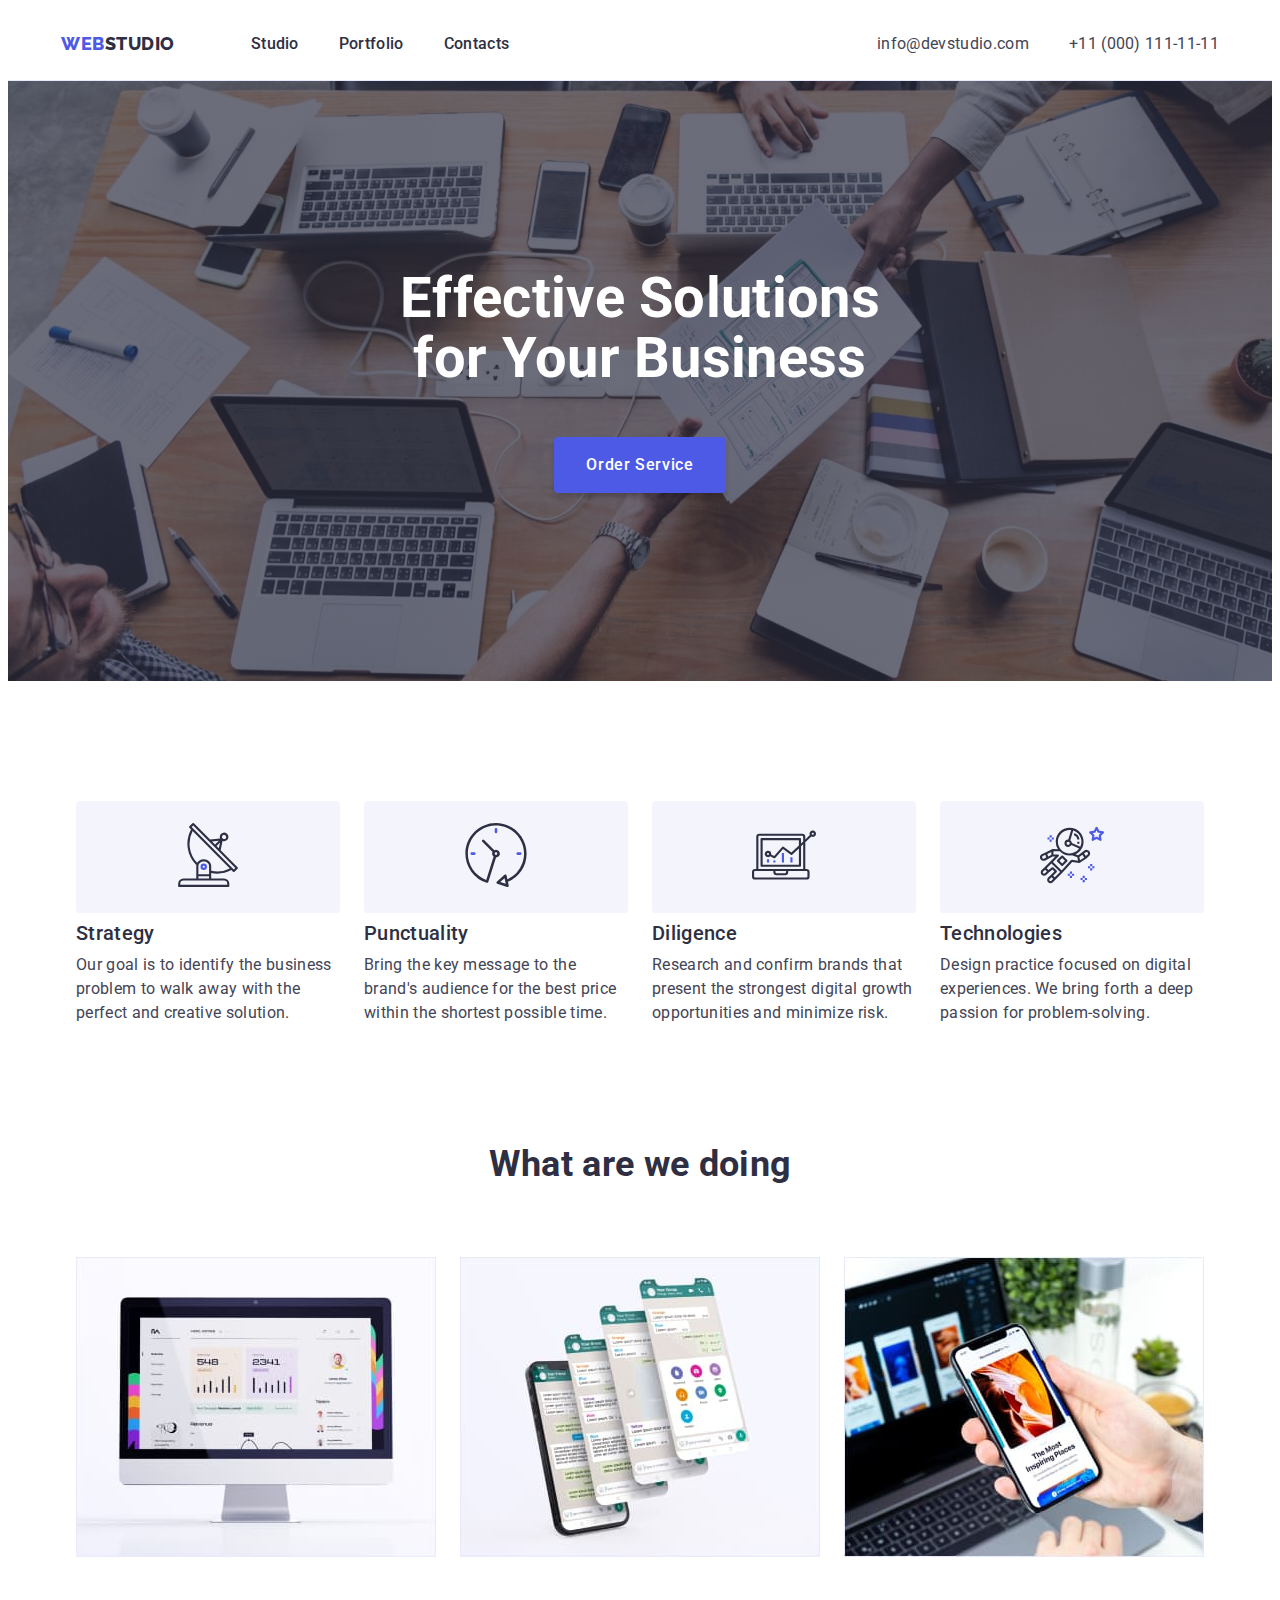
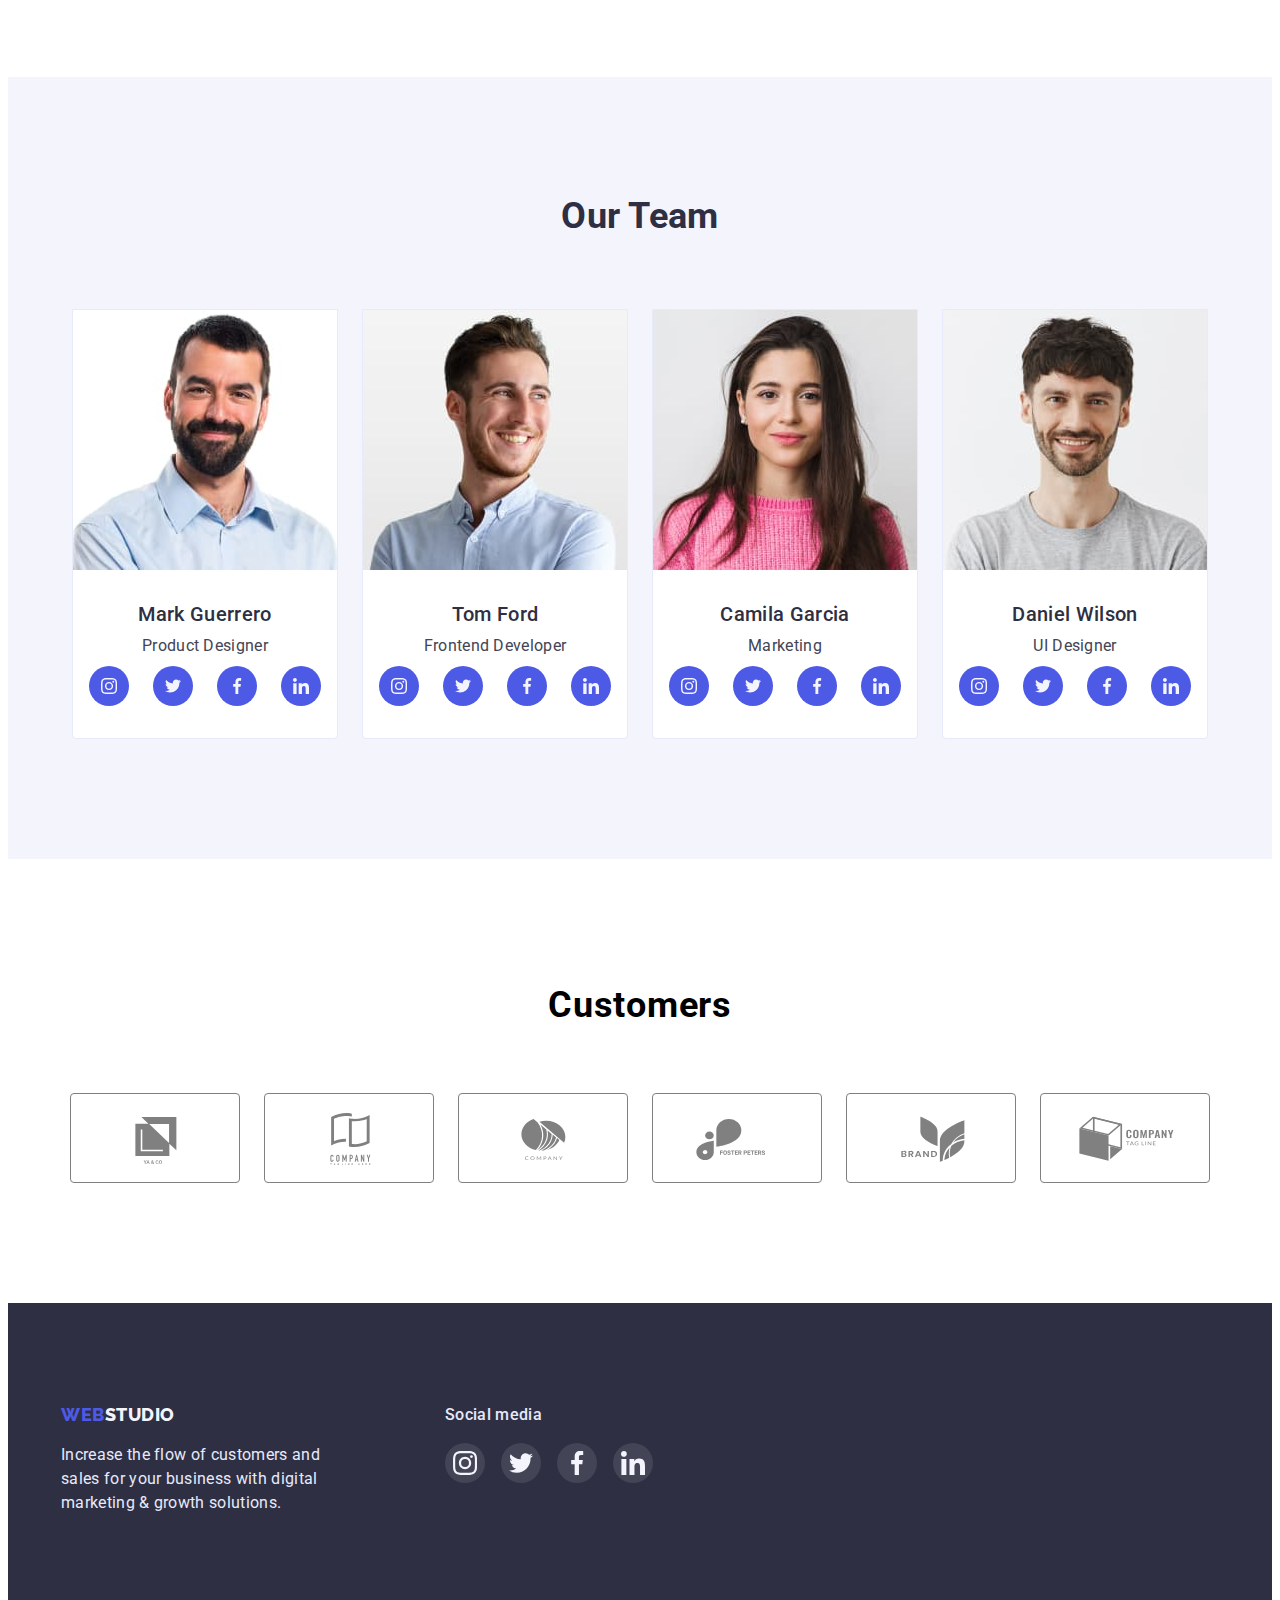
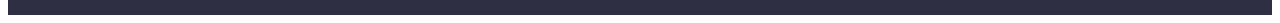
<file: index.html>
<!DOCTYPE html>
<html lang="en">
  <head>
    <meta charset="UTF-8" />
    <meta http-equiv="X-UA-Compatible" content="IE=edge" />
    <meta name="viewport" content="width=device-width, initial-scale=1.0" />
    <title>WebStudio</title>
    <link rel="preconnect" href="https://fonts.googleapis.com" />
    <link rel="preconnect" href="https://fonts.gstatic.com" crossorigin />
    <link
      href="https://fonts.googleapis.com/css2?family=Raleway:wght@800&family=Roboto:wght@400;500;700;900&display=swap"
      rel="stylesheet"
    />
    <link
      rel="stylesheet"
      href="https://cdnjs.cloudflare.com/ajax/libs/modern-normalize/1.1.0/modern-normalize.min.css"
      integrity="sha512-wpPYUAdjBVSE4KJnH1VR1HeZfpl1ub8YT/NKx4PuQ5NmX2tKuGu6U/JRp5y+Y8XG2tV+wKQpNHVUX03MfMFn9Q=="
      crossorigin="anonymous"
      referrerpolicy="no-referrer"
    />
    <link rel="stylesheet" href="./css/styles.css" />
  </head>
  <body>
    <header class="header">
      <div class="container header-container">
        <nav class="header-nav">
          <a href="./index.html" class="logo">
            <span class="logo-color"> Web</span>Studio
          </a>
          <ul class="header-list">
            <li class="list"><a href="" class="link-navigation">Studio</a></li>
            <li class="list">
              <a href="./portfolio.html" class="link-navigation">Portfolio</a>
            </li>
            <li class="list">
              <a href="" class="link-navigation">Contacts</a>
            </li>
          </ul>
        </nav>

        <address>
          <ul class="header-adress">
            <li class="list">
              <a href="mailto:info@devstudio.com" class="nav-adress"
                >info@devstudio.com</a
              >
            </li>
            <li class="list">
              <a href="tel:+110001111111" class="nav-adress"
                >+11 (000) 111-11-11</a
              >
            </li>
          </ul>
        </address>
      </div>
    </header>
    <main>
      <section class="hero-section">
        <div class="container">
          <h1 class="title-hero">Effective Solutions for Your Business</h1>
          <button type="button" class="button-hero">Order Service</button>
        </div>
      </section>
      <section class="advantages-container padding-for-section-index">
        <div class="container">
          <h2 class="hidden-header">Our advantages</h2>
          <ul class="advantages-list">
            <li class="list">
              <div class="div-advantages">
                <a href="" class="advantages-svg-background">
                  <svg class="svg-advantages" width="64" height="64">
                    <use href="./images/symbol-defs.svg#icon-antenna"></use>
                  </svg>
                </a>
              </div>
              <h3 class="title-our-advantages">Strategy</h3>
              <p class="text-our-advantages">
                Our goal is to identify the business problem to walk away with
                the perfect and creative solution.
              </p>
            </li>

            <li class="list">
              <div class="div-advantages">
                <a href="" class="advantages-svg-background">
                  <svg class="svg-advantages" width="64" height="64">
                    <use href="./images/symbol-defs.svg#icon-clock"></use>
                  </svg>
                </a>
              </div>
              <h3 class="title-our-advantages">Punctuality</h3>
              <p class="text-our-advantages">
                Bring the key message to the brand's audience for the best price
                within the shortest possible time.
              </p>
            </li>

            <li class="list">
              <div class="div-advantages">
                <a href="" class="advantages-svg-background">
                  <svg class="svg-advantages" width="64" height="64">
                    <use href="./images/symbol-defs.svg#icon-diagram"></use>
                  </svg>
                </a>
              </div>
              <h3 class="title-our-advantages">Diligence</h3>
              <p class="text-our-advantages">
                Research and confirm brands that present the strongest digital
                growth opportunities and minimize risk.
              </p>
            </li>

            <li class="list">
              <div class="div-advantages">
                <a href="" class="advantages-svg-background">
                  <svg class="svg-advantages" width="64" height="64">
                    <use href="./images/symbol-defs.svg#icon-astronaut"></use>
                  </svg>
                </a>
              </div>
              <h3 class="title-our-advantages">Technologies</h3>
              <p class="text-our-advantages">
                Design practice focused on digital experiences. We bring forth a
                deep passion for problem-solving.
              </p>
            </li>
          </ul>
        </div>
      </section>

      <section class="our-services-container padding-for-section-index">
        <div class="container">
          <h2 class="title-our-services">What are we doing</h2>
          <ul class="list-ourservices">
            <li class="list">
              <img src="./images/img1.jpg" alt="analytics" width="360" />
            </li>
            <li class="list">
              <img src="./images/img2.jpg" alt="messangers" width="360" />
            </li>
            <li class="list">
              <img src="./images/img3.jpg" alt="application" width="360" />
            </li>
          </ul>
        </div>
      </section>

      <section class="section-our-team">
        <div class="container">
          <h2 class="title-section-our-team">Our Team</h2>
          <ul class="our-team-list">
            <li class="images-our-team list">
              <img
                src="./images/img4.jpg"
                alt="Mark Guerrero"
                class="images-our-team-img"
                width="264"
              />
              <h3 class="names-of-our-team">Mark Guerrero</h3>
              <p class="proffesionals-of-our-team">Product Designer</p>
              <ul class="social-link-our-team list">
                <li class="social-item-our-team">
                  <a href="" class="icons-social-link-our-team">
                    <svg class="social-icon" width="16" height="16">
                      <use href="./images/symbol-defs.svg#icon-instagram"></use>
                    </svg>
                  </a>
                </li>
                <li class="social-item-our-team">
                  <a href="" class="icons-social-link-our-team">
                    <svg class="social-icon" width="16" height="16">
                      <use href="./images/symbol-defs.svg#icon-twitter"></use>
                    </svg>
                  </a>
                </li>
                <li class="social-item-our-team">
                  <a href="" class="icons-social-link-our-team">
                    <svg class="social-icon" width="16" height="16">
                      <use href="./images/symbol-defs.svg#icon-facebook"></use>
                    </svg>
                  </a>
                </li>
                <li class="social-item-our-team">
                  <a href="" class="icons-social-link-our-team">
                    <svg class="social-icon" width="16" height="16">
                      <use href="./images/symbol-defs.svg#icon-linkedin"></use>
                    </svg>
                  </a>
                </li>
              </ul>
            </li>
            <li class="images-our-team list">
              <img
                src="./images/img5.jpg"
                alt="Tom Ford"
                class="images-our-team-img"
                width="264"
              />
              <h3 class="names-of-our-team">Tom Ford</h3>
              <p class="proffesionals-of-our-team">Frontend Developer</p>
              <ul class="social-link-our-team list">
                <li class="social-item-our-team">
                  <a href="" class="icons-social-link-our-team">
                    <svg class="social-icon" width="16" height="16">
                      <use href="./images/symbol-defs.svg#icon-instagram"></use>
                    </svg>
                  </a>
                </li>
                <li class="social-item-our-team">
                  <a href="" class="icons-social-link-our-team">
                    <svg class="social-icon" width="16" height="16">
                      <use href="./images/symbol-defs.svg#icon-twitter"></use>
                    </svg>
                  </a>
                </li>
                <li class="social-item-our-team">
                  <a href="" class="icons-social-link-our-team">
                    <svg class="social-icon" width="16" height="16">
                      <use href="./images/symbol-defs.svg#icon-facebook"></use>
                    </svg>
                  </a>
                </li>
                <li class="social-item-our-team">
                  <a href="" class="icons-social-link-our-team">
                    <svg class="social-icon" width="16" height="16">
                      <use href="./images/symbol-defs.svg#icon-linkedin"></use>
                    </svg>
                  </a>
                </li>
              </ul>
            </li>
            <li class="images-our-team list">
              <img
                src="./images/img6.jpg"
                alt="Camila Garcia"
                class="images-our-team-img"
                width="264"
              />
              <h3 class="names-of-our-team">Camila Garcia</h3>
              <p class="proffesionals-of-our-team">Marketing</p>
              <ul class="social-link-our-team list">
                <li class="social-item-our-team">
                  <a href="" class="icons-social-link-our-team">
                    <svg class="social-icon" width="16" height="16">
                      <use href="./images/symbol-defs.svg#icon-instagram"></use>
                    </svg>
                  </a>
                </li>
                <li class="social-item-our-team">
                  <a href="" class="icons-social-link-our-team">
                    <svg class="social-icon" width="16" height="16">
                      <use href="./images/symbol-defs.svg#icon-twitter"></use>
                    </svg>
                  </a>
                </li>
                <li class="social-item-our-team">
                  <a href="" class="icons-social-link-our-team">
                    <svg class="social-icon" width="16" height="16">
                      <use href="./images/symbol-defs.svg#icon-facebook"></use>
                    </svg>
                  </a>
                </li>
                <li class="social-item-our-team">
                  <a href="" class="icons-social-link-our-team">
                    <svg class="social-icon" width="16" height="16">
                      <use href="./images/symbol-defs.svg#icon-linkedin"></use>
                    </svg>
                  </a>
                </li>
              </ul>
            </li>
            <li class="images-our-team list">
              <img
                src="./images/img7.jpg"
                alt="Daniel Wilson"
                class="images-our-team-img"
                width="264"
              />
              <h3 class="names-of-our-team">Daniel Wilson</h3>
              <p class="proffesionals-of-our-team">UI Designer</p>
              <ul class="social-link-our-team list">
                <li class="social-item-our-team">
                  <a href="" class="icons-social-link-our-team">
                    <svg class="social-icon" width="16" height="16">
                      <use href="./images/symbol-defs.svg#icon-instagram"></use>
                    </svg>
                  </a>
                </li>
                <li class="social-item-our-team">
                  <a href="" class="icons-social-link-our-team">
                    <svg class="social-icon" width="16" height="16">
                      <use href="./images/symbol-defs.svg#icon-twitter"></use>
                    </svg>
                  </a>
                </li>
                <li class="social-item-our-team">
                  <a href="" class="icons-social-link-our-team">
                    <svg class="social-icon" width="16" height="16">
                      <use href="./images/symbol-defs.svg#icon-facebook"></use>
                    </svg>
                  </a>
                </li>
                <li class="social-item-our-team">
                  <a href="" class="icons-social-link-our-team">
                    <svg class="social-icon" width="16" height="16">
                      <use href="./images/symbol-defs.svg#icon-linkedin"></use>
                    </svg>
                  </a>
                </li>
              </ul>
            </li>
          </ul>
        </div>
      </section>
      <section class="customers">
        <div class="container">
          <h2 class="title-customer-section">Customers</h2>
          <ul class="list customer-list-section">
            <li class="customer-icons">
              <a href="" class="customer-link-icons">
                <svg class="svg-icon-customers" width="104" height="56">
                  <use
                    href="./images/symbol-defs.svg#icon-customerslogo6"
                  ></use>
                </svg>
              </a>
            </li>
            <li class="customer-icons">
              <a href="" class="customer-link-icons">
                <svg class="svg-icon-customers" width="104" height="56">
                  <use
                    href="./images/symbol-defs.svg#icon-customerslogo1"
                  ></use>
                </svg>
              </a>
            </li>
            <li class="customer-icons">
              <a href="" class="customer-link-icons">
                <svg class="svg-icon-customers" width="104" height="56">
                  <use
                    href="./images/symbol-defs.svg#icon-customerslogo2"
                  ></use>
                </svg>
              </a>
            </li>
            <li class="customer-icons">
              <a href="" class="customer-link-icons">
                <svg class="svg-icon-customers" width="104" height="56">
                  <use
                    href="./images/symbol-defs.svg#icon-customerslogo3"
                  ></use>
                </svg>
              </a>
            </li>
            <li class="customer-icons">
              <a href="" class="customer-link-icons">
                <svg class="svg-icon-customers" width="104" height="56">
                  <use
                    href="./images/symbol-defs.svg#icon-customerslogo4"
                  ></use>
                </svg>
              </a>
            </li>
            <li class="customer-icons">
              <a href="" class="customer-link-icons">
                <svg class="svg-icon-customers" width="104" height="56">
                  <use
                    href="./images/symbol-defs.svg#icon-customerslogo5"
                  ></use>
                </svg>
              </a>
            </li>
          </ul>
        </div>
      </section>
    </main>
    <footer class="footer">
      <div class="footer-div-two-section container">
        <div class="footer-container">
          <a href="./index.html" class="logo-footer">
            <span class="logo-color"> Web</span>Studio
          </a>
          <p class="text-footer">
            Increase the flow of customers and sales for your business with
            digital marketing & growth solutions.
          </p>
        </div>
        <div class="social-media-div-footer">
          <p class="social-media-title">Social media</p>
          <ul class="social-media-footer-list list">
            <li class="social-media-footer-icon">
              <a href="" class="social-media-link-icon">
                <svg
                  class="svg-icon-social-media-footer"
                  width="24"
                  height="24"
                >
                  <use href="./images/symbol-defs.svg#icon-instagram"></use>
                </svg>
              </a>
            </li>
            <li class="social-media-footer-icon">
              <a href="" class="social-media-link-icon">
                <svg
                  class="svg-icon-social-media-footer"
                  width="24"
                  height="24"
                >
                  <use href="./images/symbol-defs.svg#icon-twitter"></use>
                </svg>
              </a>
            </li>
            <li class="social-media-footer-icon">
              <a href="" class="social-media-link-icon">
                <svg
                  class="svg-icon-social-media-footer"
                  width="24"
                  height="24"
                >
                  <use href="./images/symbol-defs.svg#icon-facebook"></use>
                </svg>
              </a>
            </li>
            <li class="social-media-footer-icon">
              <a href="" class="social-media-link-icon">
                <svg
                  class="svg-icon-social-media-footer"
                  width="24"
                  height="24"
                >
                  <use href="./images/symbol-defs.svg#icon-linkedin"></use>
                </svg>
              </a>
            </li>
          </ul>
        </div>
      </div>
    </footer>
  </body>
</html>
</file>
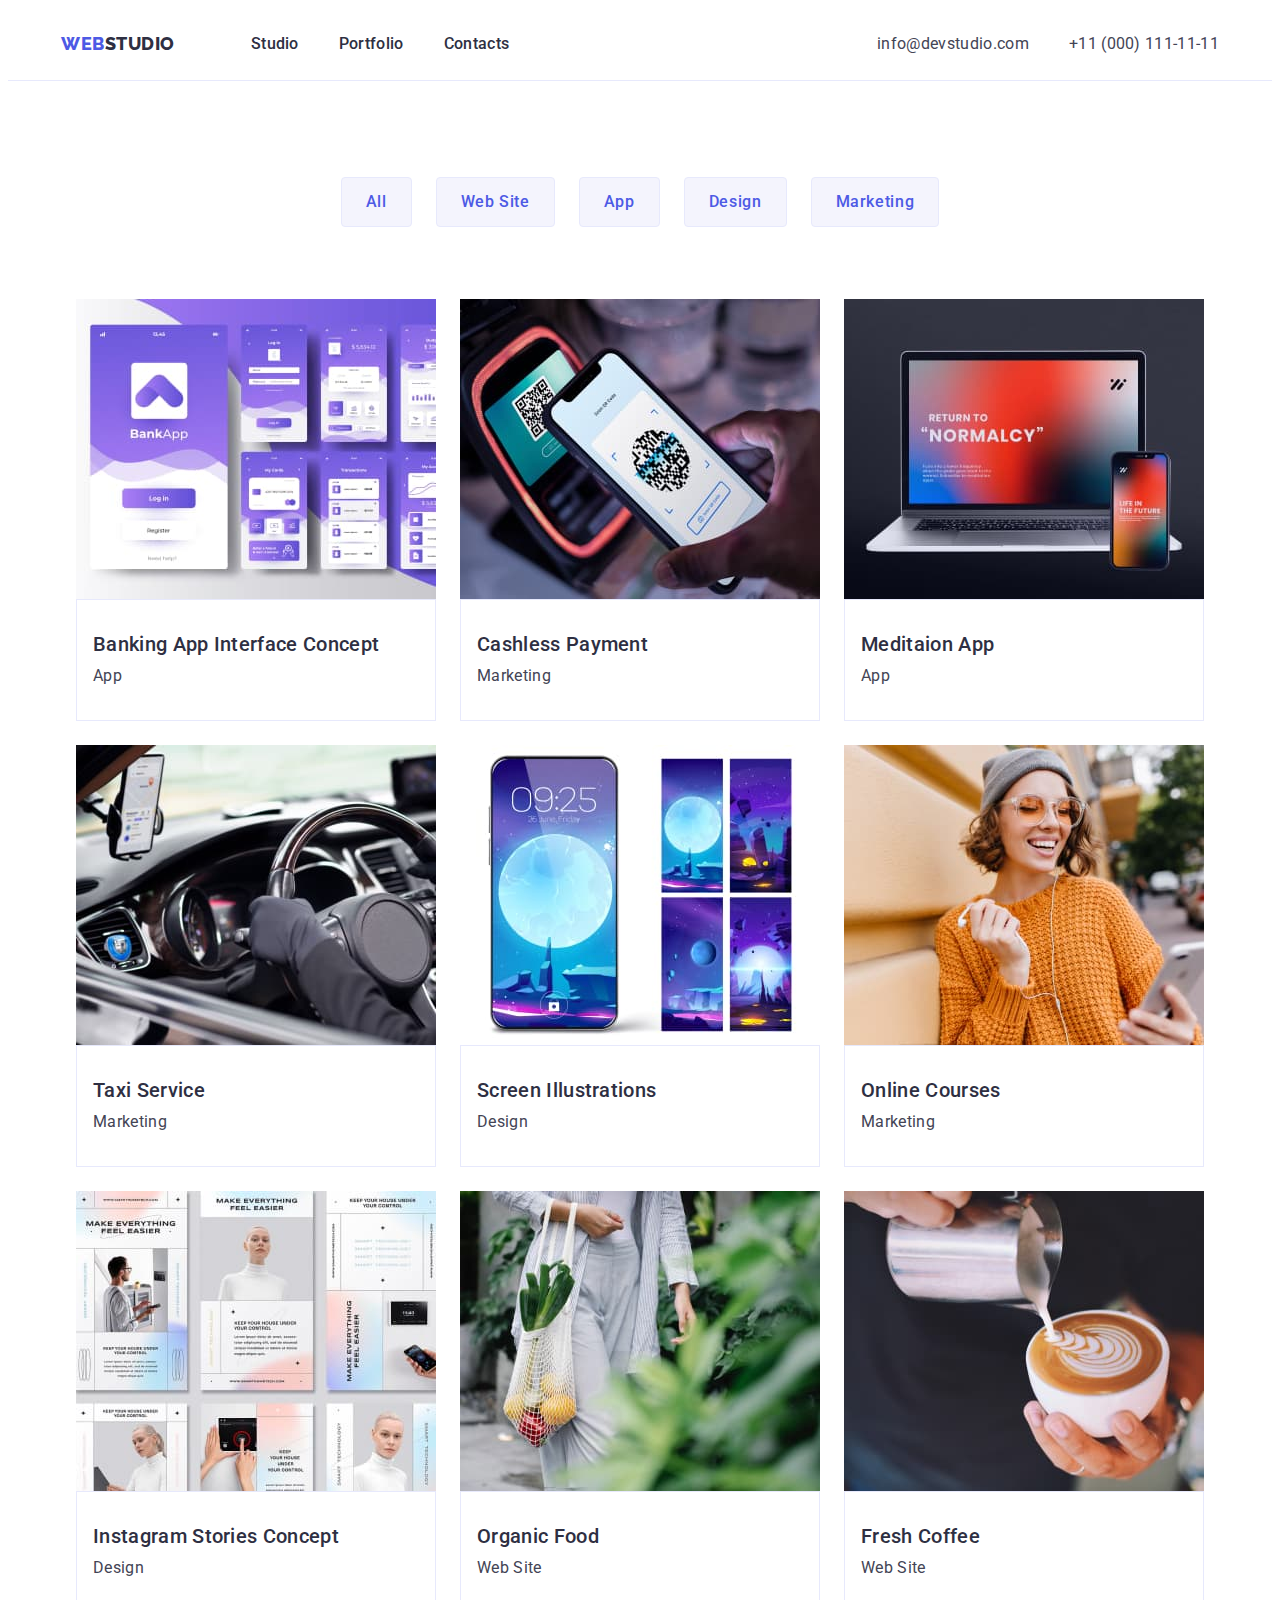
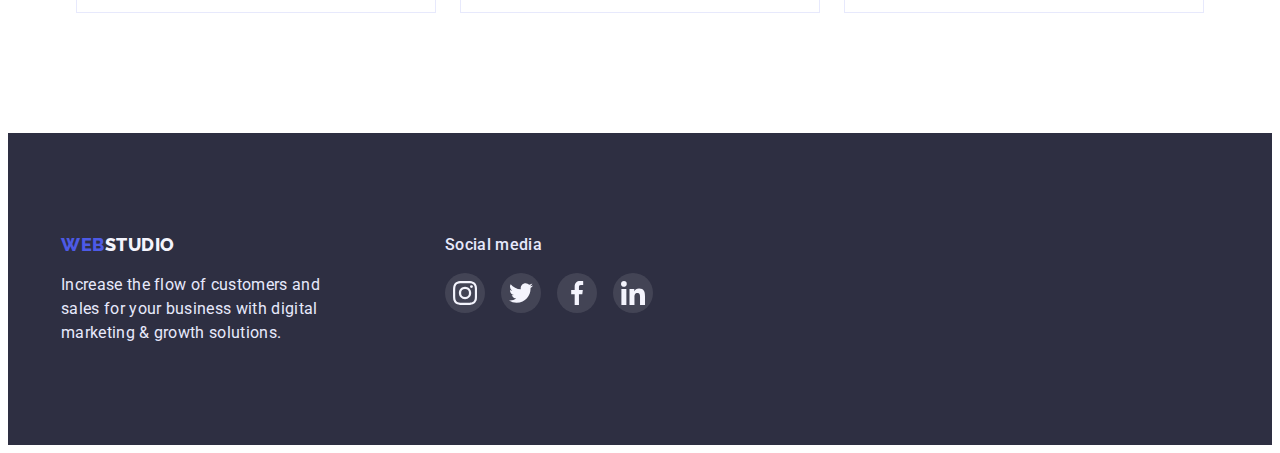
<file: portfolio.html>
<!DOCTYPE html>
<html lang="en">
  <head>
    <meta charset="UTF-8" />
    <meta http-equiv="X-UA-Compatible" content="IE=edge" />
    <meta name="viewport" content="width=, initial-scale=1.0" />
    <title>Portfolio</title>
    <link rel="preconnect" href="https://fonts.googleapis.com" />
    <link rel="preconnect" href="https://fonts.gstatic.com" crossorigin />
    <link
      href="https://fonts.googleapis.com/css2?family=Raleway:wght@800&family=Roboto:wght@400;500;700;900&display=swap"
      rel="stylesheet"
    />
    <link
      rel="stylesheet"
      href="https://cdnjs.cloudflare.com/ajax/libs/modern-normalize/1.1.0/modern-normalize.min.css"
      integrity="sha512-wpPYUAdjBVSE4KJnH1VR1HeZfpl1ub8YT/NKx4PuQ5NmX2tKuGu6U/JRp5y+Y8XG2tV+wKQpNHVUX03MfMFn9Q=="
      crossorigin="anonymous"
      referrerpolicy="no-referrer"
    />
    <link rel="stylesheet" href="./css/styles.css" />
  </head>
  <body>
    <header class="header">
      <div class="container header-container">
        <nav class="header-nav">
          <a href="./index.html" class="logo"
            ><span class="logo-color"> Web</span>Studio
          </a>
          <ul class="header-list">
            <li class="list"><a href="" class="link-navigation">Studio</a></li>
            <li class="list">
              <a href="./portfolio.html" class="link-navigation">Portfolio</a>
            </li>
            <li class="list">
              <a href="" class="link-navigation">Contacts</a>
            </li>
          </ul>
        </nav>

        <address>
          <ul class="header-adress">
            <li class="list">
              <a href="mailto:info@devstudio.com" class="nav-adress"
                >info@devstudio.com</a
              >
            </li>
            <li class="list">
              <a href="tel:+110001111111" class="nav-adress"
                >+11 (000) 111-11-11</a
              >
            </li>
          </ul>
        </address>
      </div>
    </header>
    <main>
      <section class="section-portfolio">
        <div class="container">
          <h1 class="hidden-header">Portfolio</h1>
          <ul class="portfolio-button-list">
            <li class="list button-portfolio-li">
              <button type="button" class="button-portfolio">All</button>
            </li>
            <li class="list button-portfolio-li">
              <button type="button" class="button-portfolio">Web Site</button>
            </li>
            <li class="list button-portfolio-li">
              <button type="button" class="button-portfolio">App</button>
            </li>
            <li class="list button-portfolio-li">
              <button type="button" class="button-portfolio">Design</button>
            </li>
            <li class="list button-portfolio-li">
              <button type="button" class="button-portfolio">Marketing</button>
            </li>
          </ul>
          <ul class="images-portfolio-list">
            <li class="list portfolio-images-item">
              <a href="" class="hov-foc-portfolio-img">
                <img
                  src="./images/img8.jpg"
                  alt="Banking App Interface Concept"
                  width="360"
                />
                <div class="text-portfolio-box">
                  <h2 class="title-of-img-portfolio">
                    Banking App Interface Concept
                  </h2>
                  <p class="paraghraph-text-portfolio">App</p>
                </div>
              </a>
            </li>
            <li class="list portfolio-images-item">
              <a class="list portfolio-images-item">
                <a href="" class="hov-foc-portfolio-img">
                <img src="./images/img9.jpg" alt="Cashless Payment" width="360" />
                <div class="text-portfolio-box">
                  <h2 class="title-of-img-portfolio">Cashless Payment</h2>
                  <p class="paraghraph-text-portfolio">Marketing</p>
                </div>
              </a>
            </li>
            <li class="list portfolio-images-item">
                <a href="" class="hov-foc-portfolio-img">
                  <img src="./images/img10.jpg" alt="Meditaion App" width="360" />
                  <div class="text-portfolio-box">
                    <h2 class="title-of-img-portfolio">Meditaion App</h2>
                    <p class="paraghraph-text-portfolio">App</p>
                  </div>
                </a>
            </li>
            <li class="list portfolio-images-item">
              <a href="" class="hov-foc-portfolio-img">
                <img src="./images/img11.jpg" alt="Taxi Service" width="360" />
                <div class="text-portfolio-box">
                  <h2 class="title-of-img-portfolio">Taxi Service</h2>
                  <p class="paraghraph-text-portfolio">Marketing</p>
                </div>
              </a>
            </li>
            <li class="list portfolio-images-item">
              <a href="" class="hov-foc-portfolio-img">
                <img
                  src="./images/img12.jpg"
                  alt="Screen Illustrations"
                  width="360"
                />
                <div class="text-portfolio-box">
                  <h2 class="title-of-img-portfolio">Screen Illustrations</h2>
                  <p class="paraghraph-text-portfolio">Design</p>
                </div>
              </a>
            </li>
            <li class="list portfolio-images-item">
              <a href="" class="hov-foc-portfolio-img">
                <img src="./images/img13.jpg" alt="Online Courses" width="360" />
                <div class="text-portfolio-box">
                  <h2 class="title-of-img-portfolio">Online Courses</h2>
                  <p class="paraghraph-text-portfolio">Marketing</p>
                </div>
              </a>
            </li>
            <li class="list portfolio-images-item">
              <a href="" class="hov-foc-portfolio-img">
                <img
                  src="./images/img14.jpg"
                  alt="Instagram Stories Concept"
                  width="360"
                />
                <div class="text-portfolio-box">
                  <h2 class="title-of-img-portfolio">
                    Instagram Stories Concept
                  </h2>
                  <p class="paraghraph-text-portfolio">Design</p>
                </div>
              </a>
            </li>
            <li class="list portfolio-images-item">
              <a href="" class="hov-foc-portfolio-img">
                <img src="./images/img15.jpg" alt="Organic Food" width="360" />
                <div class="text-portfolio-box">
                  <h2 class="title-of-img-portfolio">Organic Food</h2>
                  <p class="paraghraph-text-portfolio">Web Site</p>
                </div>
              </a>
            </li>
            <li class="list portfolio-images-item">
              <a href="" class="hov-foc-portfolio-img">
                <img src="./images/img16.jpg" alt="Fresh Coffee" width="360" />
                <div class="text-portfolio-box">
                  <h2 class="title-of-img-portfolio">Fresh Coffee</h2>
                  <p class="paraghraph-text-portfolio">Web Site</p>
                </div>
              </a>
            </li>
          </ul>
        </div>
      </section>
    </main>
    <footer class="footer">
      <div class="footer-div-two-section container">
        <div class="footer-container">
          <a href="./index.html" class="logo-footer"
            ><span class="logo-color"> Web</span>Studio
          </a>
          <p class="text-footer">
            Increase the flow of customers and sales for your business with
            digital marketing & growth solutions.
          </p>
        </div>
        <div class="social-media-div-footer">
          <p class="social-media-title">Social media</p>
          <ul class="social-media-footer-list list">
            <li class="social-media-footer-icon">
              <a href="" class="social-media-link-icon">
                <svg
                  class="svg-icon-social-media-footer"
                  width="24"
                  height="24"
                >
                  <use href="./images/symbol-defs.svg#icon-instagram"></use>
                </svg>
              </a>
            </li>
            <li class="social-media-footer-icon">
              <a href="" class="social-media-link-icon">
                <svg
                  class="svg-icon-social-media-footer"
                  width="24"
                  height="24"
                >
                  <use href="./images/symbol-defs.svg#icon-twitter"></use>
                </svg>
              </a>
            </li>
            <li class="social-media-footer-icon">
              <a href="" class="social-media-link-icon">
                <svg
                  class="svg-icon-social-media-footer"
                  width="24"
                  height="24"
                >
                  <use href="./images/symbol-defs.svg#icon-facebook"></use>
                </svg>
              </a>
            </li>
            <li class="social-media-footer-icon">
              <a href="" class="social-media-link-icon">
                <svg
                  class="svg-icon-social-media-footer"
                  width="24"
                  height="24"
                >
                  <use href="./images/symbol-defs.svg#icon-linkedin"></use>
                </svg>
              </a>
            </li>
          </ul>
        </div>
      </div>
    </footer>
  </body>
</html>
</file>
<file: css/styles.css>
body {
  font-family: var(--main-font-family-for-site);
  letter-spacing: 0.02em;
  background: var(--title-hero-button);
}
.container {
  width: 1158px;
  margin: 0 auto;
  padding-left: 15px;
  padding-right: 15px;
}
img {
  display: block;
  max-width: 100%;
  height: auto;
}
.padding-for-section-index {
  padding-bottom: 120px;
  padding-top: 120px;
}
/* Все цвета и шрифты сайта*/
:root {
  --main-color-background: #e5e5e5;
  --accent-text-color: #2e2f42;
  --accent-text-color-two: #4d5ae5;
  --color-of-paraghraphs: #434455;
  --title-hero-button: #ffffff;
  --not-white-color: #f4f4fd;
  --footer-text: #e7e9fc;
  --hover-focus-color: #404bbf;
  --main-font-family-for-site: Roboto, sans-serif;
  --font-family-for-logo: Raleway, sans-serif;
}
/*Для сброса*/
.list {
  list-style: none;
}
.hidden-header {
  position: absolute;
  width: 1px;
  height: 1px;
  margin: -1px;
  border: 0;
  padding: 0;
  white-space: nowrap;
  clip-path: inset(100%);
  clip: rect(0 0 0 0);
  overflow: hidden;
}
h1,
h2,
h3,
h4,
h5,
h6,
p {
  margin: 0;
}
ul {
  margin: 0;
  padding: 0;
}
/* Logo*/
.logo {
  font-family: var(--font-family-for-logo);
  font-weight: 800;
  font-size: 18px;
  line-height: 1.33;
  letter-spacing: 0.03em;
  color: var(--accent-text-color);
  text-transform: uppercase;
  text-decoration: none;
  display: flex;
  margin-right: 76px;
}
.logo-color {
  color: var(--accent-text-color-two);
}
.logo-footer {
  text-transform: uppercase;
  font-family: var(--font-family-for-logo);
  font-weight: 800;
  font-size: 18px;
  line-height: 1.33;
  letter-spacing: 0.03em;
  text-decoration: none;
  color: var(--not-white-color);
  padding-right: auto;
}
/* Header*/
.link-navigation {
  text-decoration: none;
  font-weight: 500;
  font-size: 16px;
  line-height: 1.5;
  color: var(--accent-text-color);
}
.link-navigation:hover,
.link-navigation:focus,
.nav-adress:hover,
.nav-adress:focus {
  color: var(--hover-focus-color);
}
.nav-adress {
  text-decoration: none;
  font-size: 16px;
  line-height: 1.5;
  color: var(--color-of-paraghraphs);
  font-style: normal;
}
.header-container {
  display: flex;
  align-items: center;
  justify-content: space-between;
}
.header {
  border-bottom: 1px solid #e7e9fc;
  padding-top: 24px;
  padding-bottom: 24px;
}
.header-nav {
  display: flex;
  align-items: center;
}
.header-list {
  display: flex;
  align-items: center;
  gap: 40px;
  padding-left: 0;
}
.header-adress {
  display: flex;
  margin-left: auto;
  gap: 40px;
}
/*Секция герой*/
.hero-section {
  padding-top: 188px;
  padding-bottom: 188px;
  text-align: center;
  background-image: linear-gradient(
      rgba(46, 47, 66, 0.7),
      rgba(46, 47, 66, 0.7)
    ),
    url(../images/bg-hero.jpg);
  background-size: cover;
  background-color: rgba(46, 47, 66, 0.7);
  max-width: 1440px;
  margin-left: auto;
  margin-right: auto;
}
.title-hero {
  max-width: 496px;
  font-size: 56px;
  line-height: 1.07;
  color: var(--title-hero-button);
  margin-left: auto;
  margin-right: auto;
  margin-bottom: 48px;
}
.button-hero {
  background-color: var(--accent-text-color-two);
  color: var(--title-hero-button);
  font-weight: 500;
  font-size: 16px;
  line-height: 1.5;
  cursor: pointer;
  font-family: var(--main-font-family-for-site);
  padding: 16px 32px;
  box-shadow: 0px 4px 4px rgba(0, 0, 0, 0.15);
  border-radius: 4px;
  border: none;
  letter-spacing: 0.04em;
}
.button-hero:hover,
.button-hero:focus {
  background-color: #404bbf;
}
/* Секция our advantages*/
.title-our-advantages {
  color: var(--accent-text-color);
  font-weight: 500;
  font-size: 20px;
  line-height: 1.2;
  margin-bottom: 8px;
  margin-top: 8px;
}
.text-our-advantages {
  color: var(--color-of-paraghraphs);
  font-size: 16px;
  line-height: 1.5;
  width: 264px;
  height: 72px;
}
.advantages-container {
  display: flex;
}
.advantages-list {
  display: flex;
  gap: 24px;
  padding-left: 0;
  margin-right: 0;
  justify-content: center;
}
.div-advantages {
  width: 264px;
  height: 112px;
  background-color: #f4f4fd;
  border-radius: 4px;
  display: flex;
  justify-content: center;
  align-items: center;
}

/*Секция What are we doing*/
.title-our-services {
  color: var(--accent-text-color);
  font-size: 36px;
  line-height: 1.11;
  margin-left: auto;
  margin-right: auto;
  text-align: center;
  margin-bottom: 72px;
}
.our-services-container {
  padding-top: 0;
}
.list-ourservices {
  display: flex;
  gap: 24px;
  padding-left: 0;
  margin-right: 0;
  justify-content: center;
}
/*Секция Our Team*/
.section-our-team {
  background-color: var(--not-white-color);
  padding-bottom: 120px;
  padding-top: 120px;
}
.title-section-our-team {
  color: var(--accent-text-color);
  font-size: 36px;
  line-height: 1.11;
  text-align: center;
  margin-bottom: 72px;
}
.images-our-team {
  background-color: var(--title-hero-button);
}
.names-of-our-team {
  color: var(--accent-text-color);
  font-weight: 500;
  font-size: 20px;
  line-height: 1.2;
  text-align: center;
  margin-bottom: 8px;
}
.proffesionals-of-our-team {
  color: var(--color-of-paraghraphs);
  font-size: 16px;
  line-height: 1.5;
  text-align: center;
  margin-bottom: 8px;
}
.our-team-list {
  display: flex;
  gap: 24px;
  padding-left: 0;
  margin-right: 0;
  justify-content: center;
}
.images-our-team {
  padding-bottom: 32px;
  border: 1px solid #e7e9fc;
  border-radius: 0px 0px 4px 4px;
}
.images-our-team-img {
  margin-bottom: 32px;
}
.social-link-our-team {
  display: flex;
  gap: 24px;
  justify-content: center;
}
.social-item-our-team {
  width: 40px;
  height: 40px;
}
.icons-social-link-our-team {
  display: flex;
  justify-content: center;
  align-items: center;
  width: 100%;
  height: 100%;
  border-radius: 50%;
  background-color: #4d5ae5;
}
.icons-social-link-our-team:hover,
.icons-social-link-our-team :focus {
  background-color: #404bbf;
}
/*Customers*/
.customers {
  padding-bottom: 120px;
  padding-top: 130px;
}
.title-customer-section {
  font-family: var(--main-font-family-for-site);
  font-size: 36px;
  line-height: calc(36 / 40);
  text-align: center;
  letter-spacing: 0.02em;
  margin-bottom: 72px;
}
.customer-list-section {
  display: flex;
  gap: 24px;
  justify-content: center;
}
.customer-icons {
}
.customer-link-icons {
  display: flex;
  justify-content: center;
  align-items: center;
  color: grey;
  border: 1px solid grey;
  width: 168px;
  height: 88px;
  border-radius: 4px;
}
.customer-link-icons:hover,
.customer-link-icons:focus {
  color: #404bbf;
  border: 1px solid #404bbf;
}

.svg-icon-customers {
  fill: currentColor;
}
/*Футер*/
.footer-div-two-section {
  display: flex;
}
.footer {
  background-color: var(--accent-text-color);
  display: flex;
  padding-top: 100px;
  padding-bottom: 100px;
}
.text-footer {
  font-size: 16px;
  line-height: 1.5;
  color: var(--footer-text);
  width: 264px;
  height: 72px;
  margin-top: 16px;
}
.footer-container {
}
.social-media-div-footer {
  margin-left: 120px;
}

.social-media-footer-icon {
  display: flex;
}
.social-media-footer-list {
  display: flex;
  gap: 16px;
  justify-content: center;
}
.social-media-link-icon {
  display: flex;
  justify-content: center;
  align-items: center;
  border-radius: 50%;
  background-color: rgba(255, 255, 255, 0.1);
  width: 40px;
  height: 40px;
}
.social-media-link-icon:hover,
.social-media-link-icon:focus {
  background-color: #31d0aa;
  color: #ffffff;
}
.social-media-title {
  font-weight: 500;
  font-size: 16px;
  line-height: calc(24 / 16);
  color: var(--footer-text);
  margin-bottom: 16px;
}
/*Страница портфолио без хедера и футера*/
.button-portfolio {
  font-weight: 500;
  font-size: 16px;
  line-height: 1.5;
  color: var(--accent-text-color-two);
  background-color: var(--not-white-color);
  cursor: pointer;
  letter-spacing: 0.04em;
  font-family: var(--main-font-family-for-site);
  border: 1px solid #e7e9fc;
  border-radius: 4px;
  padding: 12px 24px 12px 24px;
}
.portfolio-button-list {
  display: flex;
  gap: 24px;
  justify-content: center;
  margin-bottom: 72px;
}
.button-portfolio:hover,
.button-portfolio:focus {
  background-color: var(--hover-focus-color);
  color: var(--title-hero-button);
  box-shadow: 0px 3px 1px rgba(0, 0, 0, 0.1), 0px 2px 1px rgba(0, 0, 0, 0.08),
    0px 2px 2px rgba(0, 0, 0, 0.12);
}
.title-of-img-portfolio {
  font-weight: 500;
  font-size: 20px;
  line-height: 1.2;
  color: var(--accent-text-color);
  margin-bottom: 8px;
}
.paraghraph-text-portfolio {
  font-size: 16px;
  line-height: 1.5;
  color: var(--color-of-paraghraphs);
}
.images-portfolio-list {
  display: flex;
  flex-wrap: wrap;
  padding-left: 0;
  margin-right: 0;
  justify-content: center;
  gap: 24px;
}
.button-portfolio-li {
  flex-basis: calk((100%-48px)/3);
}
.text-portfolio-box {
  border: 1px solid #e7e9fc;
  padding-left: 16px;
  padding-top: 32px;
  padding-bottom: 32px;
}
.hov-foc-portfolio-img:hover,
.hov-foc-portfolio-img:focus {
  box-shadow: 0px 1px 6px rgba(46, 47, 66, 0.08),
    0px 1px 1px rgba(46, 47, 66, 0.16), 0px 2px 1px rgba(46, 47, 66, 0.08);
  display: block;
  text-decoration: none;
}
.hov-foc-portfolio-img {
  text-decoration: none;
}
.section-portfolio {
  padding-bottom: 120px;
  padding-top: 96px;
}
</file>
